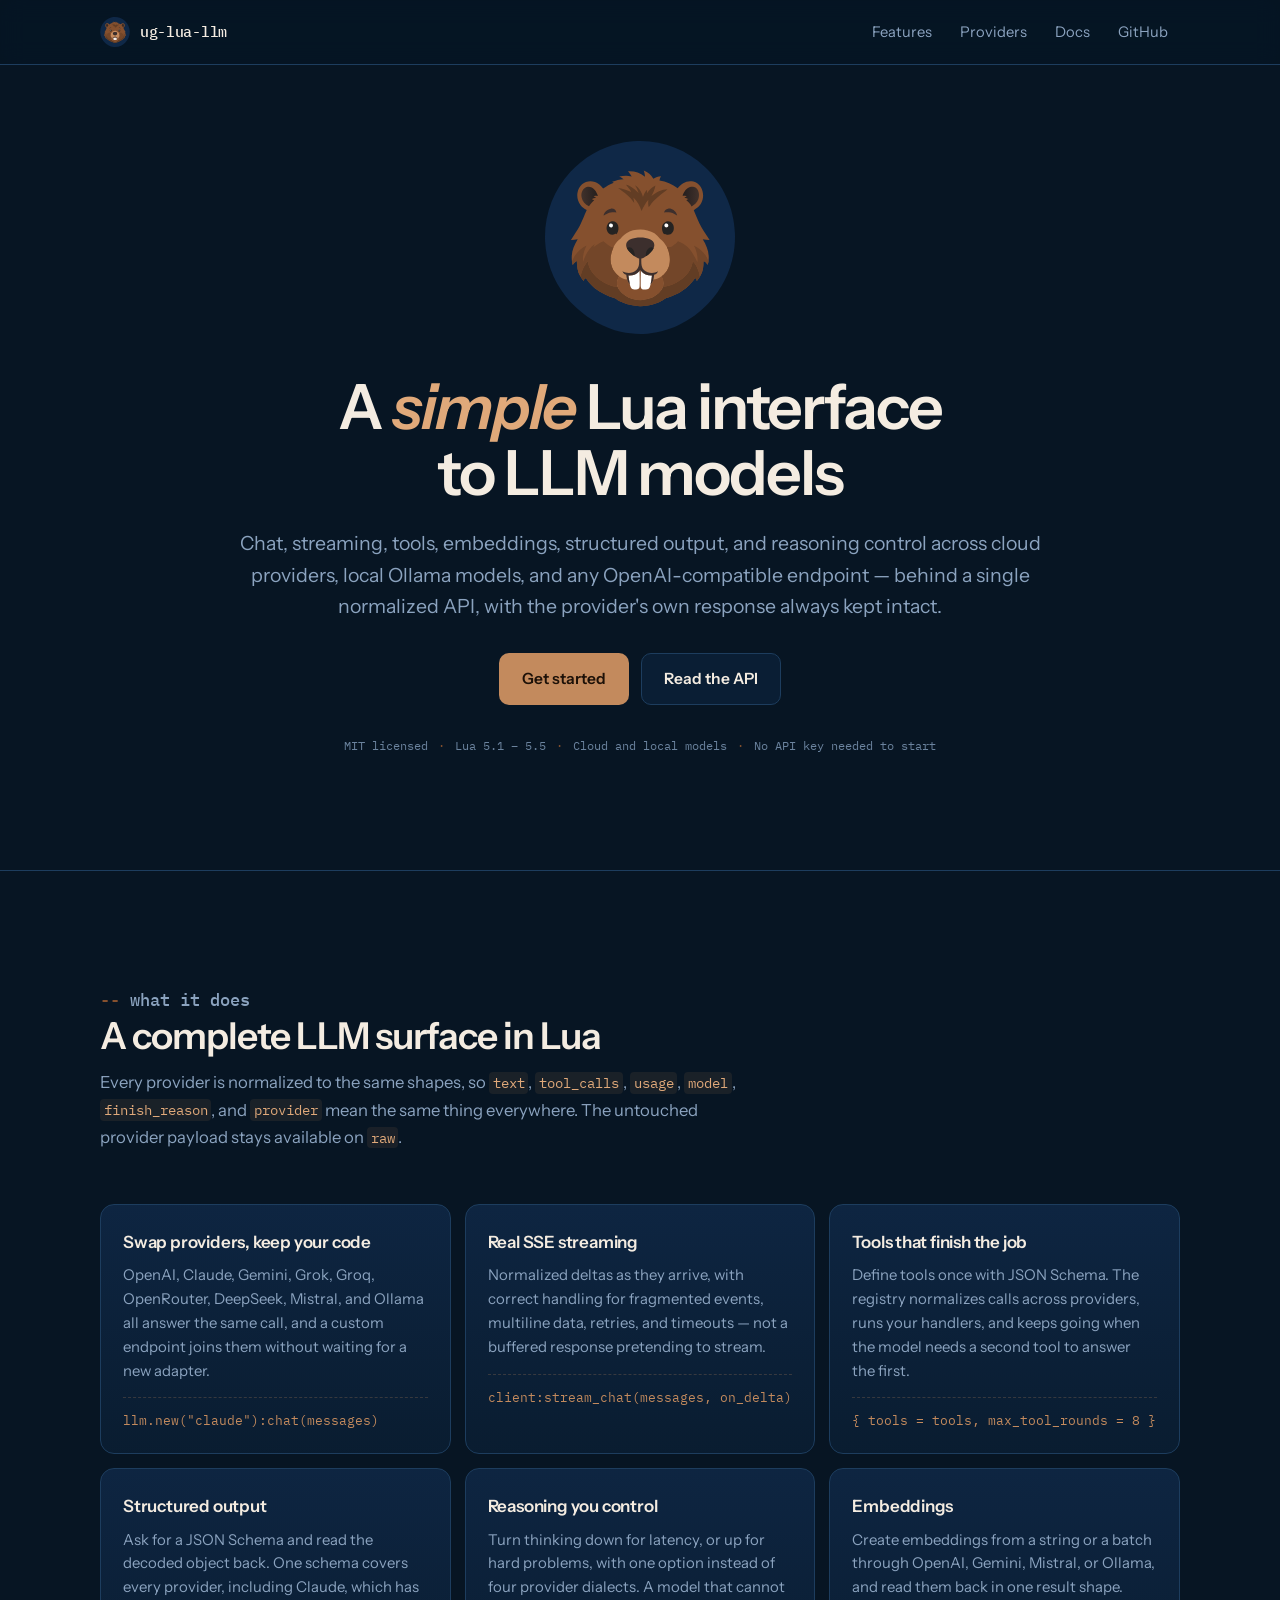
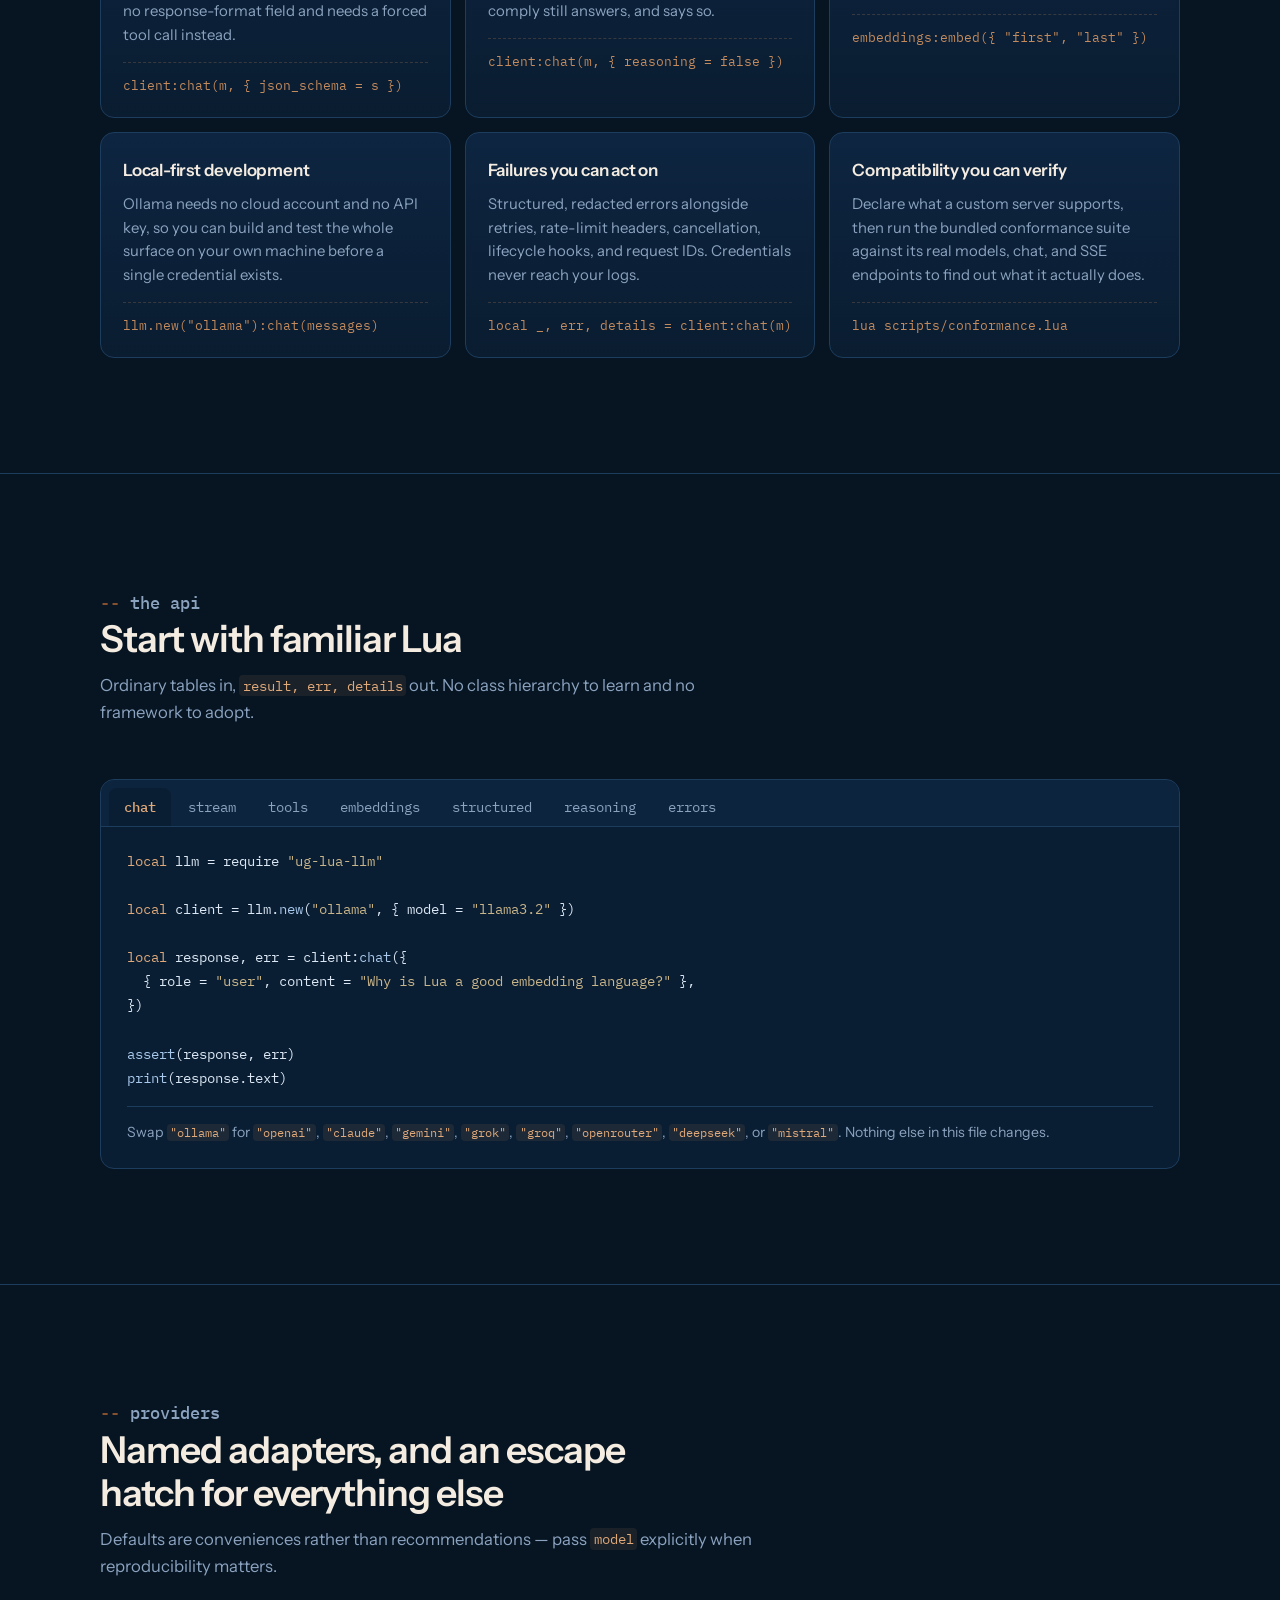
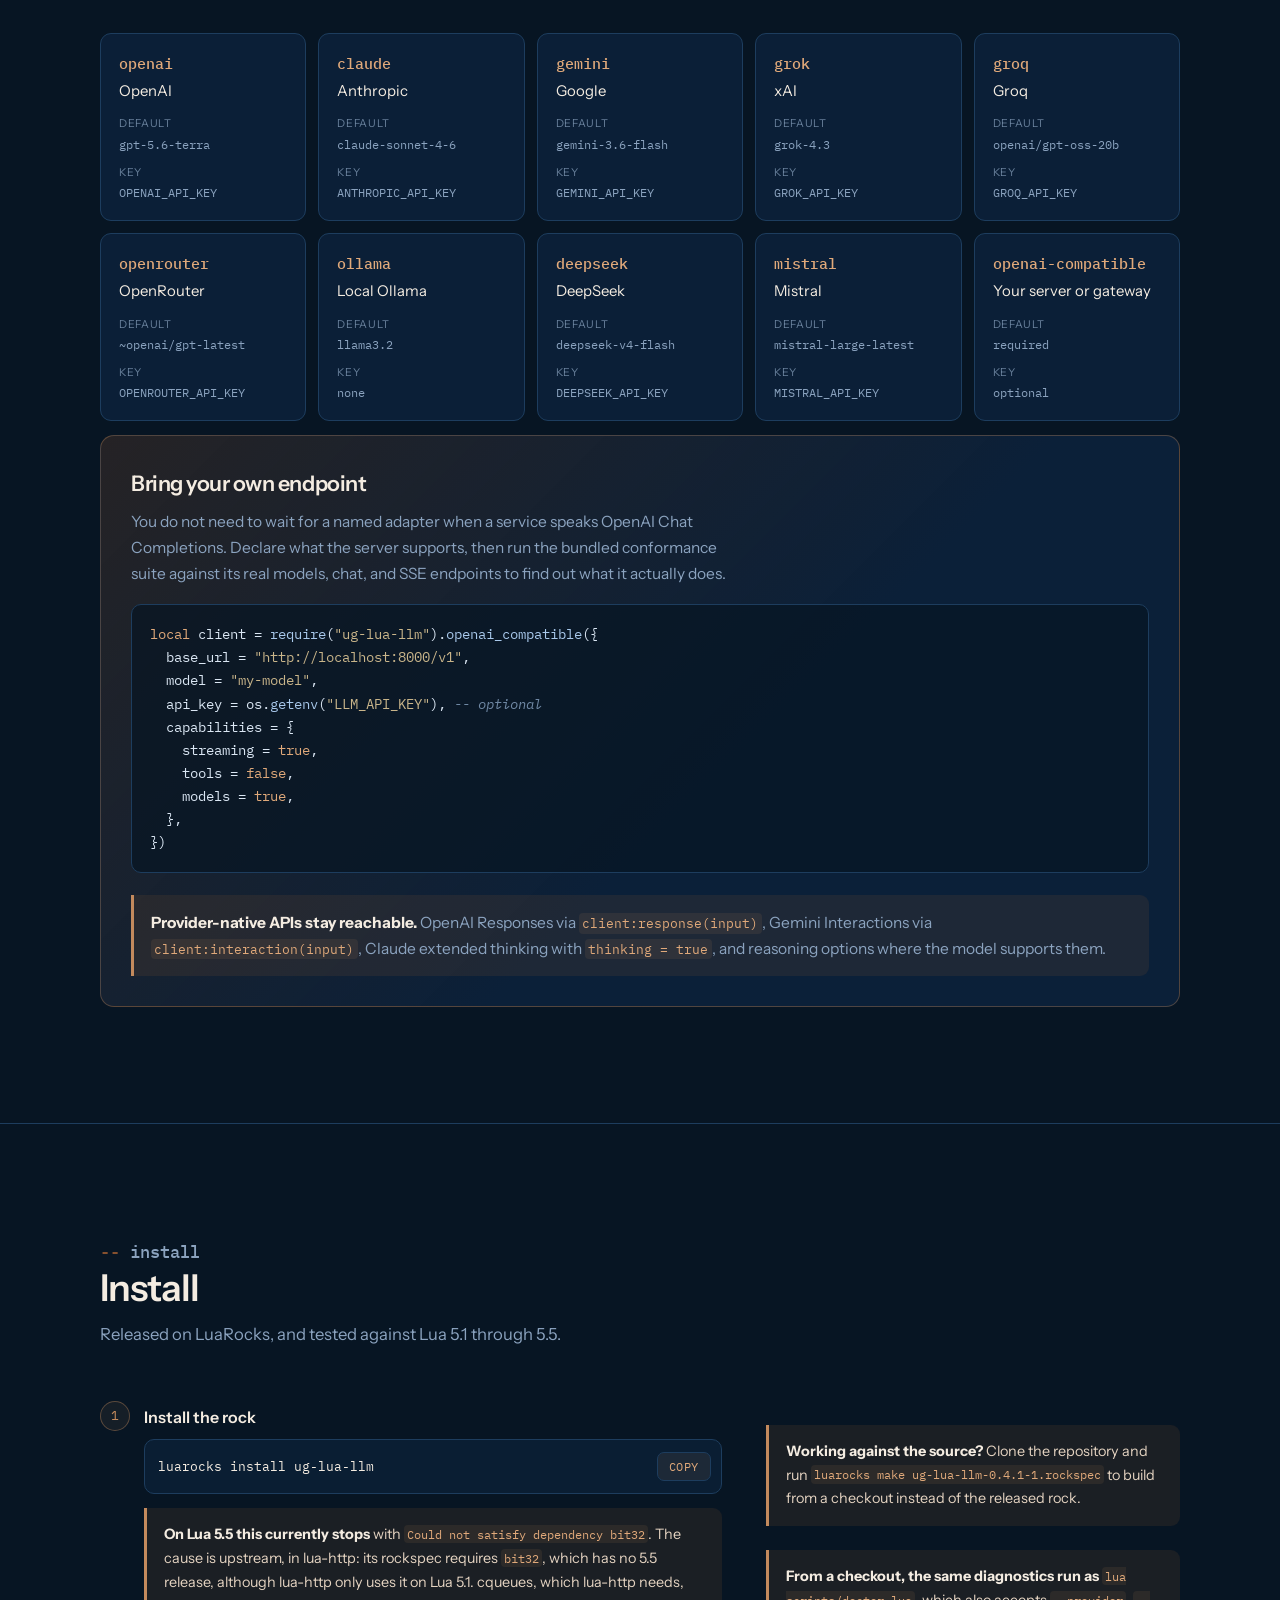
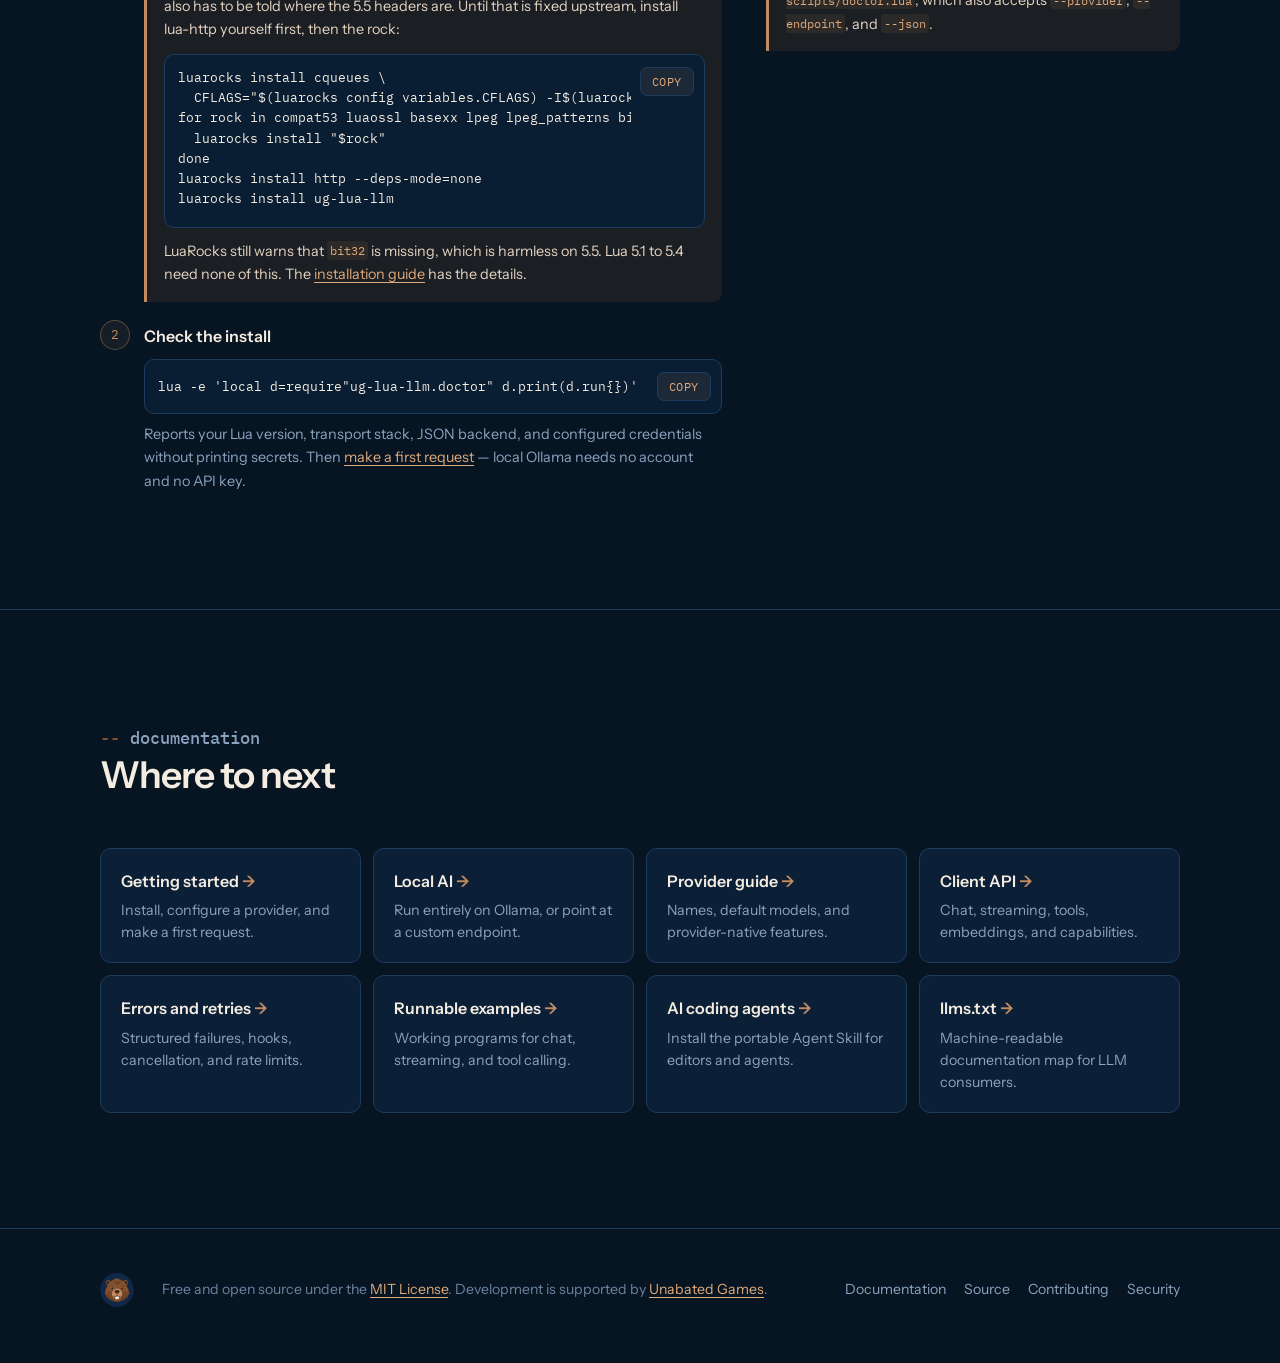
<file: site/index.html>
<!doctype html>
<html lang="en">
  <head>
    <meta charset="utf-8" />
    <meta name="viewport" content="width=device-width, initial-scale=1" />
    <title>ug-lua-llm — a simple Lua interface to LLM models</title>
    <meta
      name="description"
      content="A unified Lua 5.1–5.5 client for cloud LLM APIs, local Ollama models, and any OpenAI-compatible endpoint. Chat, streaming, tools, embeddings, structured output, and reasoning control behind one normalized API."
    />
    <meta name="theme-color" content="#071523" />
    <meta name="color-scheme" content="dark" />

    <link rel="icon" href="assets/favicon.svg" type="image/svg+xml" />
    <link rel="alternate icon" href="assets/favicon.ico" sizes="32x32 16x16" />
    <link rel="apple-touch-icon" href="assets/apple-touch-icon.png" />

    <meta property="og:type" content="website" />
    <meta property="og:title" content="ug-lua-llm — a simple Lua interface to LLM models" />
    <meta
      property="og:description"
      content="Chat, streaming, tools, embeddings, structured output, and reasoning control across cloud providers, local Ollama, and any OpenAI-compatible endpoint. Lua 5.1–5.5, MIT licensed."
    />
    <meta property="og:url" content="https://unabated-games.github.io/ug-lua-llm/" />
    <meta property="og:image" content="https://unabated-games.github.io/ug-lua-llm/assets/og-image.png" />
    <meta name="twitter:card" content="summary_large_image" />

    <script>
      // The documentation used to live at the site root, where pages were
      // addressed as #/docs/getting-started.md. They now live under /docs/,
      // which is also Docsify's basePath, so the old /docs prefix has to come
      // off the route as it moves. Runs before first paint.
      (function () {
        var hash = location.hash;
        if (hash.slice(0, 2) === "#/") {
          location.replace("docs/" + hash.replace(/^#\/docs\//, "#/"));
        }
      })();
    </script>

    <link rel="preconnect" href="https://fonts.googleapis.com" />
    <link rel="preconnect" href="https://fonts.gstatic.com" crossorigin />
    <link
      rel="stylesheet"
      href="https://fonts.googleapis.com/css2?family=IBM+Plex+Mono:wght@400;500&family=Instrument+Sans:ital,wght@0,400..700;1,400..600&display=swap"
    />
    <link rel="stylesheet" href="assets/base.css" />
    <link rel="stylesheet" href="assets/site.css" />
    <noscript>
      <style>
        .tabs { display: none; }
        .panel[hidden] { display: block; }
        .panel + .panel { border-top: 1px solid var(--line); }
      </style>
    </noscript>
  </head>
  <body>
    <a class="skip" href="#main">Skip to content</a>

    <header class="masthead">
      <div class="shell">
        <a class="wordmark" href="./">
          <img src="assets/llm-beaver.svg" alt="" width="30" height="30" />
          ug-lua-llm
        </a>
        <nav class="topnav" aria-label="Primary">
          <a class="desk-only" href="#capabilities">Features</a>
          <a class="desk-only" href="#providers">Providers</a>
          <a href="docs/#/getting-started">Docs</a>
          <a href="https://github.com/unabated-games/ug-lua-llm">GitHub</a>
        </nav>
      </div>
    </header>

    <main id="main">
      <section class="hero">
        <div class="shell">
          <img
            class="mascot"
            src="assets/llm-beaver.svg"
            alt="The ug-lua-llm beaver mascot"
            width="190"
            height="190"
            fetchpriority="high"
          />

          <h1>A <em>simple</em> Lua interface to LLM models</h1>

          <p class="lede">
            Chat, streaming, tools, embeddings, structured output, and
            reasoning control across cloud providers, local Ollama models, and
            any OpenAI-compatible endpoint — behind a single normalized API,
            with the provider's own response always kept intact.
          </p>

          <div class="cta-row">
            <a class="btn btn-solid" href="docs/#/getting-started">Get started</a>
            <a class="btn btn-ghost" href="docs/#/reference/client">Read the API</a>
          </div>

          <ul class="badges">
            <li>MIT licensed</li>
            <li>Lua 5.1 – 5.5</li>
            <li>Cloud and local models</li>
            <li>No API key needed to start</li>
          </ul>
        </div>
      </section>

      <section class="bay" id="capabilities">
        <div class="shell">
          <div class="bay-head">
            <p class="eyebrow">what it does</p>
            <h2>A complete LLM surface in Lua</h2>
            <p>
              Every provider is normalized to the same shapes, so
              <code>text</code>, <code>tool_calls</code>, <code>usage</code>,
              <code>model</code>, <code>finish_reason</code>, and
              <code>provider</code> mean the same thing everywhere. The
              untouched provider payload stays available on <code>raw</code>.
            </p>
          </div>

          <div class="caps">
            <article class="cap">
              <h3>Swap providers, keep your code</h3>
              <p>
                OpenAI, Claude, Gemini, Grok, Groq, OpenRouter, DeepSeek,
                Mistral, and Ollama all answer the same call, and a custom
                endpoint joins them without waiting for a new adapter.
              </p>
              <code class="sig">llm.new("claude"):chat(messages)</code>
            </article>

            <article class="cap">
              <h3>Real SSE streaming</h3>
              <p>
                Normalized deltas as they arrive, with correct handling for
                fragmented events, multiline data, retries, and timeouts — not
                a buffered response pretending to stream.
              </p>
              <code class="sig">client:stream_chat(messages, on_delta)</code>
            </article>

            <article class="cap">
              <h3>Tools that finish the job</h3>
              <p>
                Define tools once with JSON Schema. The registry normalizes
                calls across providers, runs your handlers, and keeps going
                when the model needs a second tool to answer the first.
              </p>
              <code class="sig">{ tools = tools, max_tool_rounds = 8 }</code>
            </article>

            <article class="cap">
              <h3>Structured output</h3>
              <p>
                Ask for a JSON Schema and read the decoded object back. One
                schema covers every provider, including Claude, which has no
                response-format field and needs a forced tool call instead.
              </p>
              <code class="sig">client:chat(m, { json_schema = s })</code>
            </article>

            <article class="cap">
              <h3>Reasoning you control</h3>
              <p>
                Turn thinking down for latency, or up for hard problems, with
                one option instead of four provider dialects. A model that
                cannot comply still answers, and says so.
              </p>
              <code class="sig">client:chat(m, { reasoning = false })</code>
            </article>

            <article class="cap">
              <h3>Embeddings</h3>
              <p>
                Create embeddings from a string or a batch through OpenAI,
                Gemini, Mistral, or Ollama, and read them back in one
                result shape.
              </p>
              <code class="sig">embeddings:embed({ "first", "last" })</code>
            </article>

            <article class="cap">
              <h3>Local-first development</h3>
              <p>
                Ollama needs no cloud account and no API key, so you can build
                and test the whole surface on your own machine before a single
                credential exists.
              </p>
              <code class="sig">llm.new("ollama"):chat(messages)</code>
            </article>

            <article class="cap">
              <h3>Failures you can act on</h3>
              <p>
                Structured, redacted errors alongside retries, rate-limit
                headers, cancellation, lifecycle hooks, and request IDs.
                Credentials never reach your logs.
              </p>
              <code class="sig">local _, err, details = client:chat(m)</code>
            </article>

            <article class="cap">
              <h3>Compatibility you can verify</h3>
              <p>
                Declare what a custom server supports, then run the bundled
                conformance suite against its real models, chat, and SSE
                endpoints to find out what it actually does.
              </p>
              <code class="sig">lua scripts/conformance.lua</code>
            </article>
          </div>
        </div>
      </section>

      <section class="bay" id="api">
        <div class="shell">
          <div class="bay-head">
            <p class="eyebrow">the api</p>
            <h2>Start with familiar Lua</h2>
            <p>
              Ordinary tables in, <code>result, err, details</code> out. No
              class hierarchy to learn and no framework to adopt.
            </p>
          </div>

          <div class="pane">
            <div class="tabs" role="tablist" aria-label="API examples">
              <button class="tab" role="tab" id="tab-chat" aria-controls="panel-chat" aria-selected="true">chat</button>
              <button class="tab" role="tab" id="tab-stream" aria-controls="panel-stream" aria-selected="false" tabindex="-1">stream</button>
              <button class="tab" role="tab" id="tab-tools" aria-controls="panel-tools" aria-selected="false" tabindex="-1">tools</button>
              <button class="tab" role="tab" id="tab-embed" aria-controls="panel-embed" aria-selected="false" tabindex="-1">embeddings</button>
              <button class="tab" role="tab" id="tab-schema" aria-controls="panel-schema" aria-selected="false" tabindex="-1">structured</button>
              <button class="tab" role="tab" id="tab-reasoning" aria-controls="panel-reasoning" aria-selected="false" tabindex="-1">reasoning</button>
              <button class="tab" role="tab" id="tab-errors" aria-controls="panel-errors" aria-selected="false" tabindex="-1">errors</button>
            </div>

            <div class="panel" role="tabpanel" id="panel-chat" aria-labelledby="tab-chat" tabindex="0">
<pre data-lua>local llm = require "ug-lua-llm"

local client = llm.new("ollama", { model = "llama3.2" })

local response, err = client:chat({
  { role = "user", content = "Why is Lua a good embedding language?" },
})

assert(response, err)
print(response.text)</pre>
              <p class="panel-note">
                Swap <code>"ollama"</code> for <code>"openai"</code>,
                <code>"claude"</code>, <code>"gemini"</code>,
                <code>"grok"</code>, <code>"groq"</code>,
                <code>"openrouter"</code>, <code>"deepseek"</code>, or
                <code>"mistral"</code>. Nothing else in this file changes.
              </p>
            </div>

            <div class="panel" role="tabpanel" id="panel-stream" aria-labelledby="tab-stream" tabindex="0" hidden>
<pre data-lua>local client = llm.new("claude", {
  api_key = os.getenv("ANTHROPIC_API_KEY"),
})

local ok, err = client:stream_chat(messages, function(delta, full)
  io.write(delta.content or delta.text or "")
  io.flush()
end)</pre>
              <p class="panel-note">
                Deltas normalize <code>content</code>, <code>text</code>,
                <code>tool_calls</code>, <code>finish_reason</code>,
                <code>provider</code>, and <code>raw</code>. Streaming falls
                back to a regular request when a server has no working SSE.
              </p>
            </div>

            <div class="panel" role="tabpanel" id="panel-tools" aria-labelledby="tab-tools" tabindex="0" hidden>
<pre data-lua>local tools = {{
  name = "get_weather",
  description = "Get weather for a location",
  parameters = {
    type = "object",
    properties = { location = { type = "string" } },
    required = { "location" },
  },
}}

local response = assert(client:chat_with_tools(messages, tools))

for _, call in ipairs(llm.Tool.parse_tool_calls(response)) do
  print(call.name, call.arguments.location)
end</pre>
              <p class="panel-note">
                Parsed calls carry <code>{ id, name, arguments, type, raw }</code>.
                Malformed JSON arguments are preserved rather than silently
                discarded, so you can decide what to do about them.
              </p>
            </div>

            <div class="panel" role="tabpanel" id="panel-embed" aria-labelledby="tab-embed" tabindex="0" hidden>
<pre data-lua>local embeddings = llm.Embeddings.new("openai", {
  api_key = os.getenv("OPENAI_API_KEY"),
})

local result = assert(embeddings:embed({ "first", "second" }))</pre>
              <p class="panel-note">
                Available for OpenAI, Gemini, Mistral, and Ollama.
              </p>
            </div>

            <div class="panel" role="tabpanel" id="panel-schema" aria-labelledby="tab-schema" tabindex="0" hidden>
<pre data-lua>local response = assert(client:chat(messages, {
  json_schema = {
    name = "npc_reply",
    schema = {
      type = "object",
      properties = {
        line = { type = "string" },
        mood = { type = "string", enum = { "calm", "angry" } },
      },
      required = { "line", "mood" },
    },
  },
}))

print(response.parsed.line, response.parsed.mood)</pre>
              <p class="panel-note">
                <code>parsed</code> holds the decoded object and
                <code>text</code> the raw JSON. A model that cannot honour the
                schema still answers;
                <code>structured_applied</code> tells you which happened.
              </p>
            </div>

            <div class="panel" role="tabpanel" id="panel-reasoning" aria-labelledby="tab-reasoning" tabindex="0" hidden>
<pre data-lua>-- Dialogue wants speed, not deliberation.
local reply = assert(client:chat(messages, { reasoning = false }))

print(reply.usage.reasoning_tokens)  -- 0
print(reply.reasoning_applied)       -- true when the model complied

-- And when a problem earns the thinking:
local solved = assert(client:chat(messages, { reasoning = "high" }))</pre>
              <p class="panel-note">
                One option, however the provider spells it. Asking for less
                reasoning never turns a working request into an error, and
                <code>capabilities().reasoning_control</code> says what a
                provider can honour before you ask.
              </p>
            </div>

            <div class="panel" role="tabpanel" id="panel-errors" aria-labelledby="tab-errors" tabindex="0" hidden>
<pre data-lua>local response, err, details = client:chat(messages)

if not response then
  io.stderr:write(err, "\n")
  print(details.kind, details.status, details.retryable)
end</pre>
              <p class="panel-note">
                <code>details.kind</code> separates validation, transport,
                timeout, serialization, decoding, and HTTP failures.
                Credentials, tokens, and authorization headers are redacted
                before they reach you.
              </p>
            </div>
          </div>
        </div>
      </section>

      <section class="bay" id="providers">
        <div class="shell">
          <div class="bay-head">
            <p class="eyebrow">providers</p>
            <h2>Named adapters, and an escape hatch for everything else</h2>
            <p>
              Defaults are conveniences rather than recommendations — pass
              <code>model</code> explicitly when reproducibility matters.
            </p>
          </div>

          <div class="providers">
            <article class="provider">
              <span class="name">openai</span>
              <span class="service">OpenAI</span>
              <dl>
                <dt>Default</dt><dd>gpt-5.6-terra</dd>
                <dt>Key</dt><dd>OPENAI_API_KEY</dd>
              </dl>
            </article>
            <article class="provider">
              <span class="name">claude</span>
              <span class="service">Anthropic</span>
              <dl>
                <dt>Default</dt><dd>claude-sonnet-4-6</dd>
                <dt>Key</dt><dd>ANTHROPIC_API_KEY</dd>
              </dl>
            </article>
            <article class="provider">
              <span class="name">gemini</span>
              <span class="service">Google</span>
              <dl>
                <dt>Default</dt><dd>gemini-3.6-flash</dd>
                <dt>Key</dt><dd>GEMINI_API_KEY</dd>
              </dl>
            </article>
            <article class="provider">
              <span class="name">grok</span>
              <span class="service">xAI</span>
              <dl>
                <dt>Default</dt><dd>grok-4.3</dd>
                <dt>Key</dt><dd>GROK_API_KEY</dd>
              </dl>
            </article>
            <article class="provider">
              <span class="name">groq</span>
              <span class="service">Groq</span>
              <dl>
                <dt>Default</dt><dd>openai/gpt-oss-20b</dd>
                <dt>Key</dt><dd>GROQ_API_KEY</dd>
              </dl>
            </article>
            <article class="provider">
              <span class="name">openrouter</span>
              <span class="service">OpenRouter</span>
              <dl>
                <dt>Default</dt><dd>~openai/gpt-latest</dd>
                <dt>Key</dt><dd>OPENROUTER_API_KEY</dd>
              </dl>
            </article>
            <article class="provider">
              <span class="name">ollama</span>
              <span class="service">Local Ollama</span>
              <dl>
                <dt>Default</dt><dd>llama3.2</dd>
                <dt>Key</dt><dd>none</dd>
              </dl>
            </article>
            <article class="provider">
              <span class="name">deepseek</span>
              <span class="service">DeepSeek</span>
              <dl>
                <dt>Default</dt><dd>deepseek-v4-flash</dd>
                <dt>Key</dt><dd>DEEPSEEK_API_KEY</dd>
              </dl>
            </article>
            <article class="provider">
              <span class="name">mistral</span>
              <span class="service">Mistral</span>
              <dl>
                <dt>Default</dt><dd>mistral-large-latest</dd>
                <dt>Key</dt><dd>MISTRAL_API_KEY</dd>
              </dl>
            </article>
            <article class="provider">
              <span class="name">openai-compatible</span>
              <span class="service">Your server or gateway</span>
              <dl>
                <dt>Default</dt><dd>required</dd>
                <dt>Key</dt><dd>optional</dd>
              </dl>
            </article>
          </div>

          <div class="byo">
            <h3>Bring your own endpoint</h3>
            <p>
              You do not need to wait for a named adapter when a service speaks
              OpenAI Chat Completions. Declare what the server supports, then
              run the bundled conformance suite against its real models, chat,
              and SSE endpoints to find out what it actually does.
            </p>
<pre data-lua>local client = require("ug-lua-llm").openai_compatible({
  base_url = "http://localhost:8000/v1",
  model = "my-model",
  api_key = os.getenv("LLM_API_KEY"), -- optional
  capabilities = {
    streaming = true,
    tools = false,
    models = true,
  },
})</pre>
            <p class="note">
              <strong>Provider-native APIs stay reachable.</strong> OpenAI
              Responses via <code>client:response(input)</code>, Gemini
              Interactions via <code>client:interaction(input)</code>, Claude
              extended thinking with <code>thinking = true</code>, and
              reasoning options where the model supports them.
            </p>
          </div>
        </div>
      </section>

      <section class="bay" id="install">
        <div class="shell">
          <div class="bay-head">
            <p class="eyebrow">install</p>
            <h2>Install</h2>
            <p>
              Released on LuaRocks, and tested against Lua 5.1 through 5.5.
            </p>
          </div>

          <div class="install-grid">
            <ol class="steps">
              <li>
                <div>
                  <h3>Install the rock</h3>
                  <div class="copy">
                    <code>luarocks install ug-lua-llm</code>
                    <button type="button" data-copy>Copy</button>
                  </div>
                  <div class="note">
                    <p>
                      <strong>On Lua 5.5 this currently stops</strong> with
                      <code>Could not satisfy dependency bit32</code>. The
                      cause is upstream, in lua-http: its rockspec requires
                      <code>bit32</code>, which has no 5.5 release, although
                      lua-http only uses it on Lua 5.1. cqueues, which
                      lua-http needs, also has to be told where the 5.5
                      headers are. Until that is fixed upstream, install
                      lua-http yourself first, then the rock:
                    </p>
                    <div class="copy copy-multi">
                      <code>luarocks install cqueues \
  CFLAGS="$(luarocks config variables.CFLAGS) -I$(luarocks config variables.LUA_INCDIR)"
for rock in compat53 luaossl basexx lpeg lpeg_patterns binaryheap fifo; do
  luarocks install "$rock"
done
luarocks install http --deps-mode=none
luarocks install ug-lua-llm</code>
                      <button type="button" data-copy>Copy</button>
                    </div>
                    <p>
                      LuaRocks still warns that <code>bit32</code> is missing,
                      which is harmless on 5.5. Lua 5.1 to 5.4 need none of
                      this. The
                      <a href="docs/#/getting-started?id=lua-55">installation guide</a>
                      has the details.
                    </p>
                  </div>
                </div>
              </li>
              <li>
                <div>
                  <h3>Check the install</h3>
                  <div class="copy">
                    <code>lua -e 'local d=require"ug-lua-llm.doctor" d.print(d.run{})'</code>
                    <button type="button" data-copy>Copy</button>
                  </div>
                  <p>
                    Reports your Lua version, transport stack, JSON backend,
                    and configured credentials without printing secrets. Then
                    <a href="docs/#/getting-started">make a first request</a> —
                    local Ollama needs no account and no API key.
                  </p>
                </div>
              </li>
            </ol>

            <div>
              <p class="note">
                <strong>Working against the source?</strong> Clone the
                repository and run
                <code>luarocks make ug-lua-llm-0.4.1-1.rockspec</code> to build
                from a checkout instead of the released rock.
              </p>
              <p class="note">
                <strong>From a checkout, the same diagnostics run as</strong>
                <code>lua scripts/doctor.lua</code>, which also accepts
                <code>--provider</code>, <code>--endpoint</code>, and
                <code>--json</code>.
              </p>
            </div>
          </div>
        </div>
      </section>

      <section class="bay" id="docs">
        <div class="shell">
          <div class="bay-head">
            <p class="eyebrow">documentation</p>
            <h2>Where to next</h2>
          </div>

          <div class="links">
            <a class="link-card" href="docs/#/getting-started">
              <strong>Getting started</strong>
              <span>Install, configure a provider, and make a first request.</span>
            </a>
            <a class="link-card" href="docs/#/guides/local-ai">
              <strong>Local AI</strong>
              <span>Run entirely on Ollama, or point at a custom endpoint.</span>
            </a>
            <a class="link-card" href="docs/#/guides/providers">
              <strong>Provider guide</strong>
              <span>Names, default models, and provider-native features.</span>
            </a>
            <a class="link-card" href="docs/#/reference/client">
              <strong>Client API</strong>
              <span>Chat, streaming, tools, embeddings, and capabilities.</span>
            </a>
            <a class="link-card" href="docs/#/reference/errors">
              <strong>Errors and retries</strong>
              <span>Structured failures, hooks, cancellation, and rate limits.</span>
            </a>
            <a class="link-card" href="docs/#/examples">
              <strong>Runnable examples</strong>
              <span>Working programs for chat, streaming, and tool calling.</span>
            </a>
            <a class="link-card" href="docs/#/agents">
              <strong>AI coding agents</strong>
              <span>Install the portable Agent Skill for editors and agents.</span>
            </a>
            <a class="link-card" href="https://github.com/unabated-games/ug-lua-llm/blob/main/llms.txt">
              <strong>llms.txt</strong>
              <span>Machine-readable documentation map for LLM consumers.</span>
            </a>
          </div>
        </div>
      </section>
    </main>

    <footer class="footer">
      <div class="shell">
        <img src="assets/llm-beaver.svg" alt="" width="34" height="34" />
        <p>
          Free and open source under the
          <a href="https://github.com/unabated-games/ug-lua-llm/blob/main/LICENSE">MIT License</a>.
          Development is supported by
          <a href="https://www.unabated-games.com">Unabated Games</a>.
        </p>
        <nav aria-label="Footer">
          <a href="docs/#/getting-started">Documentation</a>
          <a href="https://github.com/unabated-games/ug-lua-llm">Source</a>
          <a href="https://github.com/unabated-games/ug-lua-llm/blob/main/CONTRIBUTING.md">Contributing</a>
          <a href="https://github.com/unabated-games/ug-lua-llm/blob/main/SECURITY.md">Security</a>
        </nav>
      </div>
    </footer>

    <script src="assets/site.js"></script>
  </body>
</html>
</file>
<file: site/assets/base.css>
/* Shared foundation for the landing page and the documentation shell:
   design tokens, focus behaviour, and the site header.
   Loaded before assets/site.css and assets/docs.css. */

:root {
  /* Ground is a shade deeper than the logo navy so the mascot roundel
     separates from the page instead of dissolving into it. */
  --night: #071523;
  --deep: #0a1e33;
  --surface: #0f2847; /* the logo navy, used for panels */
  --raised: #143253;
  --line: #1d3d5e;

  --cream: #f4ece1;
  --text: #cfddec;
  --muted: #8ba3bf;
  --dim: #6b839e;

  --tan: #c38a5d; /* mascot muzzle */
  --tan-lift: #e0a97a;
  --fur: #85502e;

  --sans: "Instrument Sans", ui-sans-serif, system-ui, -apple-system,
    "Segoe UI", sans-serif;
  --mono: "IBM Plex Mono", ui-monospace, SFMono-Regular, Menlo, Consolas,
    monospace;
  /* Headings share the body face, separated by weight, size and tracking
     rather than by a second family. Swap this one line to reintroduce a
     distinct display face. */
  --display: var(--sans);

  --gutter: clamp(20px, 5vw, 40px);
  --bay: clamp(64px, 9vw, 116px);
  --measure: 1160px;
  --radius: 14px;
  --masthead-h: 64px;
}

*,
*::before,
*::after {
  box-sizing: border-box;
}

html {
  -webkit-text-size-adjust: 100%;
}

img,
svg {
  max-width: 100%;
}

:focus-visible {
  outline: 2px solid var(--tan-lift);
  outline-offset: 3px;
  border-radius: 4px;
}

.shell {
  width: 100%;
  max-width: var(--measure);
  margin-inline: auto;
  padding-inline: var(--gutter);
}

.skip {
  position: absolute;
  left: -9999px;
  top: 0;
  z-index: 100;
  background: var(--tan);
  color: #22150c;
  font-weight: 600;
  padding: 10px 16px;
  border-radius: 0 0 8px 0;
  text-decoration: none;
}

.skip:focus {
  left: 0;
}

/* ---------------------------------------------------------------- header */

.masthead {
  background: rgba(7, 21, 35, 0.82);
  backdrop-filter: saturate(150%) blur(12px);
  -webkit-backdrop-filter: saturate(150%) blur(12px);
  border-bottom: 1px solid var(--line);
}

.masthead .shell {
  display: flex;
  align-items: center;
  gap: 20px;
  height: var(--masthead-h);
}

.wordmark {
  display: flex;
  align-items: center;
  gap: 10px;
  margin-right: auto;
  /* nowrap text in a shrinkable flex item overflows its box and collides with
     the nav on narrow screens. */
  flex-shrink: 0;
  font-family: var(--mono);
  font-size: 0.95rem;
  font-weight: 500;
  letter-spacing: -0.02em;
  color: var(--cream);
  text-decoration: none;
  white-space: nowrap;
}

.wordmark img {
  display: block;
  width: 30px;
  height: 30px;
}

.topnav {
  display: flex;
  align-items: center;
  gap: 4px;
}

.topnav a {
  padding: 7px 12px;
  border-radius: 8px;
  color: var(--muted);
  font-family: var(--sans);
  font-size: 0.92rem;
  text-decoration: none;
  white-space: nowrap;
}

.topnav a:hover {
  background: rgba(195, 138, 93, 0.11);
  color: var(--cream);
}

@media (max-width: 620px) {
  .topnav .desk-only {
    display: none;
  }
}

@media (prefers-reduced-motion: reduce) {
  *,
  *::before,
  *::after {
    animation-duration: 0.001ms !important;
    animation-iteration-count: 1 !important;
    transition-duration: 0.001ms !important;
    scroll-behavior: auto !important;
  }
}
</file>
<file: site/assets/site.css>
/* ug-lua-llm landing page. Requires assets/base.css for tokens and header. */

html {
  scroll-behavior: smooth;
  scroll-padding-top: 84px;
}

body {
  margin: 0;
  background: var(--night);
  color: var(--text);
  font-family: var(--sans);
  font-size: 17px;
  line-height: 1.65;
  -webkit-font-smoothing: antialiased;
  text-rendering: optimizeLegibility;
}

img,
svg {
  display: block;
}

a {
  color: var(--tan-lift);
  text-underline-offset: 3px;
  text-decoration-thickness: 1px;
}

a:hover {
  color: var(--cream);
}

.masthead {
  position: sticky;
  top: 0;
  z-index: 40;
}

/* Inline code inside prose sections. */
.bay-head code,
.note code,
.panel-note code {
  font-family: var(--mono);
  font-size: 0.86em;
  color: var(--tan-lift);
  background: rgba(195, 138, 93, 0.1);
  border-radius: 4px;
  padding: 0.1em 0.26em;
}

/* --------------------------------------------------------------- eyebrow */

/* Section labels are written as Lua comments: this is a Lua library, so the
   comment syntax is the honest label form rather than a generic kicker. */
.eyebrow {
  font-family: var(--mono);
  font-size: 0.82rem;
  font-weight: 500;
  color: var(--tan);
  margin: 0 0 14px;
  letter-spacing: 0;
}

.eyebrow::before {
  content: "-- ";
  color: var(--fur);
}

/* ------------------------------------------------------------------- hero */

.hero {
  position: relative;
  overflow: hidden;
  padding: clamp(40px, 7vw, 76px) 0 var(--bay);
  text-align: center;
  border-bottom: 1px solid var(--line);
}

.mascot {
  width: clamp(132px, 21vw, 190px);
  height: auto;
  margin: 0 auto clamp(28px, 4vw, 40px);
}

.hero h1 {
  font-family: var(--display);
  font-weight: 600;
  font-size: clamp(2.35rem, 5.9vw, 3.9rem);
  line-height: 1.06;
  letter-spacing: -0.034em;
  color: var(--cream);
  margin: 0 auto 22px;
  max-width: 22ch;
  text-wrap: balance;
}

.hero h1 em {
  font-style: italic;
  color: var(--tan-lift);
}

.lede {
  max-width: 62ch;
  margin: 0 auto 30px;
  font-size: clamp(1.03rem, 1.9vw, 1.22rem);
  line-height: 1.62;
  color: var(--muted);
  text-wrap: pretty;
}

.cta-row {
  display: flex;
  flex-wrap: wrap;
  justify-content: center;
  gap: 12px;
  margin-bottom: 30px;
}

.btn {
  display: inline-flex;
  align-items: center;
  gap: 8px;
  padding: 12px 22px;
  border-radius: 10px;
  border: 1px solid transparent;
  font-family: var(--sans);
  font-size: 0.97rem;
  font-weight: 600;
  text-decoration: none;
  transition: background 0.15s ease, border-color 0.15s ease, color 0.15s ease;
}

.btn-solid {
  background: var(--tan);
  color: #1d1108;
}

.btn-solid:hover {
  background: var(--tan-lift);
  color: #1d1108;
}

.btn-ghost {
  border-color: var(--line);
  color: var(--cream);
  background: rgba(15, 40, 71, 0.5);
}

.btn-ghost:hover {
  border-color: var(--tan);
  background: rgba(15, 40, 71, 0.9);
  color: var(--cream);
}

.badges {
  display: flex;
  flex-wrap: wrap;
  justify-content: center;
  gap: 8px 10px;
  margin: 0;
  padding: 0;
  list-style: none;
  font-family: var(--mono);
  font-size: 0.78rem;
  color: var(--dim);
}

.badges li + li::before {
  content: "·";
  margin-right: 10px;
  color: var(--fur);
}

/* -------------------------------------------------------------- sections */

.bay {
  padding: var(--bay) 0;
  border-bottom: 1px solid var(--line);
}

.bay-head {
  max-width: 60ch;
  margin-bottom: clamp(32px, 4.5vw, 52px);
}

.bay-head h2 {
  font-family: var(--display);
  font-weight: 600;
  font-size: clamp(1.72rem, 3.4vw, 2.32rem);
  line-height: 1.16;
  letter-spacing: -0.028em;
  color: var(--cream);
  margin: 0 0 12px;
  text-wrap: balance;
}

.bay-head p {
  margin: 0;
  color: var(--muted);
  font-size: 1.04rem;
  text-wrap: pretty;
}

/* ---------------------------------------------------------- capabilities */

.caps {
  display: grid;
  grid-template-columns: repeat(auto-fit, minmax(288px, 1fr));
  gap: 14px;
}

.cap {
  background: linear-gradient(180deg, rgba(15, 40, 71, 0.85), rgba(10, 30, 51, 0.85));
  border: 1px solid var(--line);
  border-radius: var(--radius);
  padding: 24px 22px 22px;
  transition: border-color 0.18s ease, transform 0.18s ease;
}

.cap:hover {
  border-color: rgba(195, 138, 93, 0.42);
  transform: translateY(-2px);
}

.cap h3 {
  font-family: var(--sans);
  font-size: 1.06rem;
  font-weight: 600;
  color: var(--cream);
  margin: 0 0 8px;
  letter-spacing: -0.012em;
}

.cap p {
  margin: 0;
  font-size: 0.93rem;
  line-height: 1.6;
  color: var(--muted);
}

.cap .sig {
  display: block;
  margin-top: 14px;
  padding-top: 13px;
  border-top: 1px dashed rgba(195, 138, 93, 0.24);
  font-family: var(--mono);
  font-size: 0.8rem;
  line-height: 1.5;
  color: var(--tan);
  overflow-x: auto;
  white-space: nowrap;
  scrollbar-width: none;
}

.cap .sig::-webkit-scrollbar {
  display: none;
}

/* -------------------------------------------------------------- code pane */

.pane {
  border: 1px solid var(--line);
  border-radius: var(--radius);
  background: var(--deep);
  overflow: hidden;
}

.tabs {
  display: flex;
  gap: 2px;
  padding: 8px 8px 0;
  background: rgba(15, 40, 71, 0.6);
  border-bottom: 1px solid var(--line);
  overflow-x: auto;
  scrollbar-width: none;
}

/* The tabs do not all fit a phone, and a strip that cuts off cleanly reads as
   the whole list. A mask fades the tabs themselves — a background gradient
   would paint behind them and leave the text cut hard. The classes are set
   from the scroll position, so each side fades only while it has more to
   show, and a wide screen that fits every tab gets no mask at all. */
.tabs.fade-end {
  -webkit-mask-image: linear-gradient(to right, #000 calc(100% - 46px), transparent);
  mask-image: linear-gradient(to right, #000 calc(100% - 46px), transparent);
}

.tabs.fade-start {
  -webkit-mask-image: linear-gradient(to left, #000 calc(100% - 46px), transparent);
  mask-image: linear-gradient(to left, #000 calc(100% - 46px), transparent);
}

.tabs.fade-start.fade-end {
  -webkit-mask-image: linear-gradient(to right, transparent, #000 46px,
    #000 calc(100% - 46px), transparent);
  mask-image: linear-gradient(to right, transparent, #000 46px,
    #000 calc(100% - 46px), transparent);
}

.tabs::-webkit-scrollbar {
  display: none;
}

.tab {
  appearance: none;
  border: 0;
  background: transparent;
  color: var(--muted);
  font-family: var(--mono);
  font-size: 0.85rem;
  padding: 10px 15px;
  border-radius: 8px 8px 0 0;
  cursor: pointer;
  white-space: nowrap;
  transition: background 0.15s ease, color 0.15s ease;
}

.tab:hover {
  color: var(--cream);
  background: rgba(195, 138, 93, 0.09);
}

.tab[aria-selected="true"] {
  background: var(--deep);
  color: var(--tan-lift);
  font-weight: 500;
}

.panel {
  margin: 0;
  padding: 22px clamp(18px, 3vw, 26px) 24px;
  overflow-x: auto;
}

.panel[hidden] {
  display: none;
}

.panel pre {
  margin: 0;
  font-family: var(--mono);
  font-size: 0.875rem;
  line-height: 1.72;
  color: #dbe7f4;
  tab-size: 2;
}

.panel-note {
  margin: 16px 0 0;
  padding-top: 14px;
  border-top: 1px solid var(--line);
  font-size: 0.88rem;
  color: var(--muted);
}

/* Lua tokens. */
.t-com { color: #6f88a4; font-style: italic; }
.t-str { color: #c9b58a; }
.t-key { color: var(--tan-lift); }
.t-num { color: #9ec7a4; }
.t-fn  { color: #a9c9ec; }

/* --------------------------------------------------------------- copy box */

.copy {
  display: flex;
  align-items: center;
  gap: 9px;
  background: var(--deep);
  border: 1px solid var(--line);
  border-radius: 10px;
  padding: 12px 10px 12px 13px;
}

.copy code {
  flex: 1;
  min-width: 0;
  overflow-x: auto;
  white-space: nowrap;
  font-family: var(--mono);
  font-size: 0.79rem;
  color: var(--cream);
  scrollbar-width: none;
}

.copy code::-webkit-scrollbar {
  display: none;
}

.copy button {
  flex: none;
  appearance: none;
  border: 1px solid var(--line);
  background: rgba(195, 138, 93, 0.1);
  color: var(--tan-lift);
  font-family: var(--mono);
  font-size: 0.74rem;
  letter-spacing: 0.04em;
  text-transform: uppercase;
  padding: 6px 11px;
  border-radius: 7px;
  cursor: pointer;
  transition: background 0.15s ease, color 0.15s ease;
}

.copy button:hover {
  background: var(--tan);
  color: #1d1108;
}

/* -------------------------------------------------------------- providers */

/* A 200px floor yields five columns at full width, which keeps the provider
   cards compact and the rows evenly filled at the current adapter count. */
.providers {
  display: grid;
  grid-template-columns: repeat(auto-fit, minmax(200px, 1fr));
  gap: 12px;
}

.provider {
  background: rgba(15, 40, 71, 0.55);
  border: 1px solid var(--line);
  border-radius: 11px;
  padding: 17px 18px;
}

.provider .name {
  display: block;
  font-family: var(--mono);
  font-size: 0.95rem;
  font-weight: 500;
  color: var(--tan-lift);
  margin-bottom: 3px;
}

.provider .service {
  display: block;
  font-size: 0.93rem;
  color: var(--cream);
  margin-bottom: 12px;
}

/* Labels sit above their values: a side-by-side pair leaves roughly 115px for
   the value, and the longest key (ANTHROPIC_API_KEY) needs about 127px, so it
   would break mid-identifier. */
.provider dl {
  margin: 0;
}

.provider dt {
  margin-bottom: 1px;
  color: var(--dim);
  font-size: 0.67rem;
  letter-spacing: 0.06em;
  text-transform: uppercase;
}

.provider dd {
  margin: 0 0 9px;
  font-family: var(--mono);
  font-size: 0.78rem;
  color: var(--muted);
  overflow-wrap: break-word;
}

.provider dd:last-child {
  margin-bottom: 0;
}

.byo {
  margin-top: 14px;
  background: linear-gradient(
    135deg,
    rgba(133, 80, 46, 0.24),
    rgba(15, 40, 71, 0.6) 58%
  );
  border: 1px solid rgba(195, 138, 93, 0.34);
  border-radius: var(--radius);
  padding: clamp(22px, 3vw, 30px);
}

.byo h3 {
  font-family: var(--display);
  font-weight: 600;
  font-size: 1.34rem;
  letter-spacing: -0.022em;
  color: var(--cream);
  margin: 0 0 8px;
}

.byo p {
  margin: 0 0 18px;
  max-width: 62ch;
  color: var(--muted);
  font-size: 0.97rem;
}

/* `.byo p` outranks `.note` on specificity, so the callout has to opt back out
   of the prose measure explicitly. */
.byo .note {
  max-width: none;
  margin: 22px 0 0;
}

.byo pre {
  margin: 0;
  padding: 18px;
  background: rgba(7, 21, 35, 0.7);
  border: 1px solid var(--line);
  border-radius: 10px;
  overflow-x: auto;
  font-family: var(--mono);
  font-size: 0.85rem;
  line-height: 1.7;
  color: #dbe7f4;
}

/* ---------------------------------------------------------------- install */

/* The steps column carries the longest command, so it gets the wider share. */
.install-grid {
  display: grid;
  grid-template-columns: minmax(0, 1.2fr) minmax(0, 0.8fr);
  gap: clamp(24px, 4vw, 44px);
  align-items: start;
}

.steps {
  margin: 0;
  padding: 0;
  list-style: none;
  counter-reset: step;
  display: grid;
  gap: 18px;
}

.steps li {
  counter-increment: step;
  display: grid;
  grid-template-columns: 30px minmax(0, 1fr);
  gap: 14px;
  align-items: start;
}

/* Grid children default to min-width:auto, which lets the nowrap command
   inside .copy push the box out over the next column. */
.steps li > div {
  min-width: 0;
}

/* Install genuinely is an ordered sequence, so the numbers carry information. */
.steps li::before {
  content: counter(step);
  display: grid;
  place-items: center;
  width: 30px;
  height: 30px;
  border-radius: 50%;
  border: 1px solid rgba(195, 138, 93, 0.4);
  background: rgba(195, 138, 93, 0.08);
  color: var(--tan);
  font-family: var(--mono);
  font-size: 0.83rem;
}

.steps h3 {
  font-family: var(--sans);
  font-size: 1rem;
  font-weight: 600;
  color: var(--cream);
  margin: 3px 0 9px;
}

.steps p {
  margin: 9px 0 0;
  font-size: 0.9rem;
  color: var(--muted);
}

.note {
  margin: 24px 0 0;
  padding: 15px 17px;
  background: rgba(133, 80, 46, 0.16);
  border-left: 3px solid var(--tan);
  border-radius: 0 9px 9px 0;
  font-size: 0.9rem;
  color: #e4d3c1;
}

.note strong {
  color: var(--cream);
}

/* The Lua 5.5 workaround sits inside its install step, so the callout holds
   prose and a multi-line copy block rather than being a single paragraph. */
.steps .note {
  margin: 14px 0 0;
}

.steps .note p {
  margin: 0;
  color: inherit;
}

.steps .note .copy {
  margin: 12px 0;
}

.copy-multi {
  align-items: flex-start;
}

.note .copy-multi code {
  white-space: pre;
  color: var(--cream);
  background: none;
  border-radius: 0;
  padding: 0;
  font-size: 0.79rem;
  line-height: 1.6;
  /* Several lines overflow, so unlike the one-liners this needs to show that
     it scrolls. */
  scrollbar-width: thin;
  scrollbar-color: var(--line) transparent;
  padding-bottom: 6px;
}

.note .copy-multi code::-webkit-scrollbar {
  display: block;
  height: 6px;
}

.note .copy-multi code::-webkit-scrollbar-thumb {
  background: var(--line);
  border-radius: 3px;
}

/* ------------------------------------------------------------- next steps */

.links {
  display: grid;
  grid-template-columns: repeat(auto-fit, minmax(258px, 1fr));
  gap: 12px;
}

.link-card {
  display: block;
  background: rgba(15, 40, 71, 0.55);
  border: 1px solid var(--line);
  border-radius: 11px;
  padding: 19px 20px;
  text-decoration: none;
  transition: border-color 0.18s ease, background 0.18s ease;
}

.link-card:hover {
  border-color: rgba(195, 138, 93, 0.45);
  background: rgba(15, 40, 71, 0.85);
}

.link-card strong {
  display: block;
  color: var(--cream);
  font-size: 1rem;
  font-weight: 600;
  margin-bottom: 5px;
}

/* On the title, not the card, so the arrow cannot fall onto a line of its own. */
.link-card strong::after {
  content: " →";
  color: var(--tan);
}

.link-card span {
  display: block;
  color: var(--muted);
  font-size: 0.89rem;
  line-height: 1.55;
}

/* ---------------------------------------------------------------- footer */

.footer {
  padding: 44px 0 56px;
}

.footer .shell {
  display: flex;
  flex-wrap: wrap;
  gap: 18px 28px;
  align-items: center;
}

.footer img {
  width: 34px;
  height: 34px;
}

.footer p {
  margin: 0;
  margin-right: auto;
  font-size: 0.88rem;
  color: var(--dim);
}

.footer nav {
  display: flex;
  flex-wrap: wrap;
  gap: 18px;
  font-size: 0.88rem;
}

.footer nav a {
  color: var(--muted);
  text-decoration: none;
}

.footer nav a:hover {
  color: var(--tan-lift);
}

/* ------------------------------------------------------------ responsive */

@media (max-width: 860px) {
  .install-grid {
    grid-template-columns: 1fr;
  }
}

@media (max-width: 620px) {
  body {
    font-size: 16px;
  }

  .cta-row .btn {
    flex: 1 1 auto;
    justify-content: center;
  }

  /* The badge list wraps on narrow screens, and a separator that lands at the
     start of a line reads as a typo. Space them instead. */
  .badges {
    gap: 4px 16px;
  }

  .badges li + li::before {
    content: none;
  }

  .panel pre,
  .byo pre {
    font-size: 0.8rem;
  }
}

@media (prefers-reduced-motion: reduce) {
  html {
    scroll-behavior: auto;
  }
}
</file>
